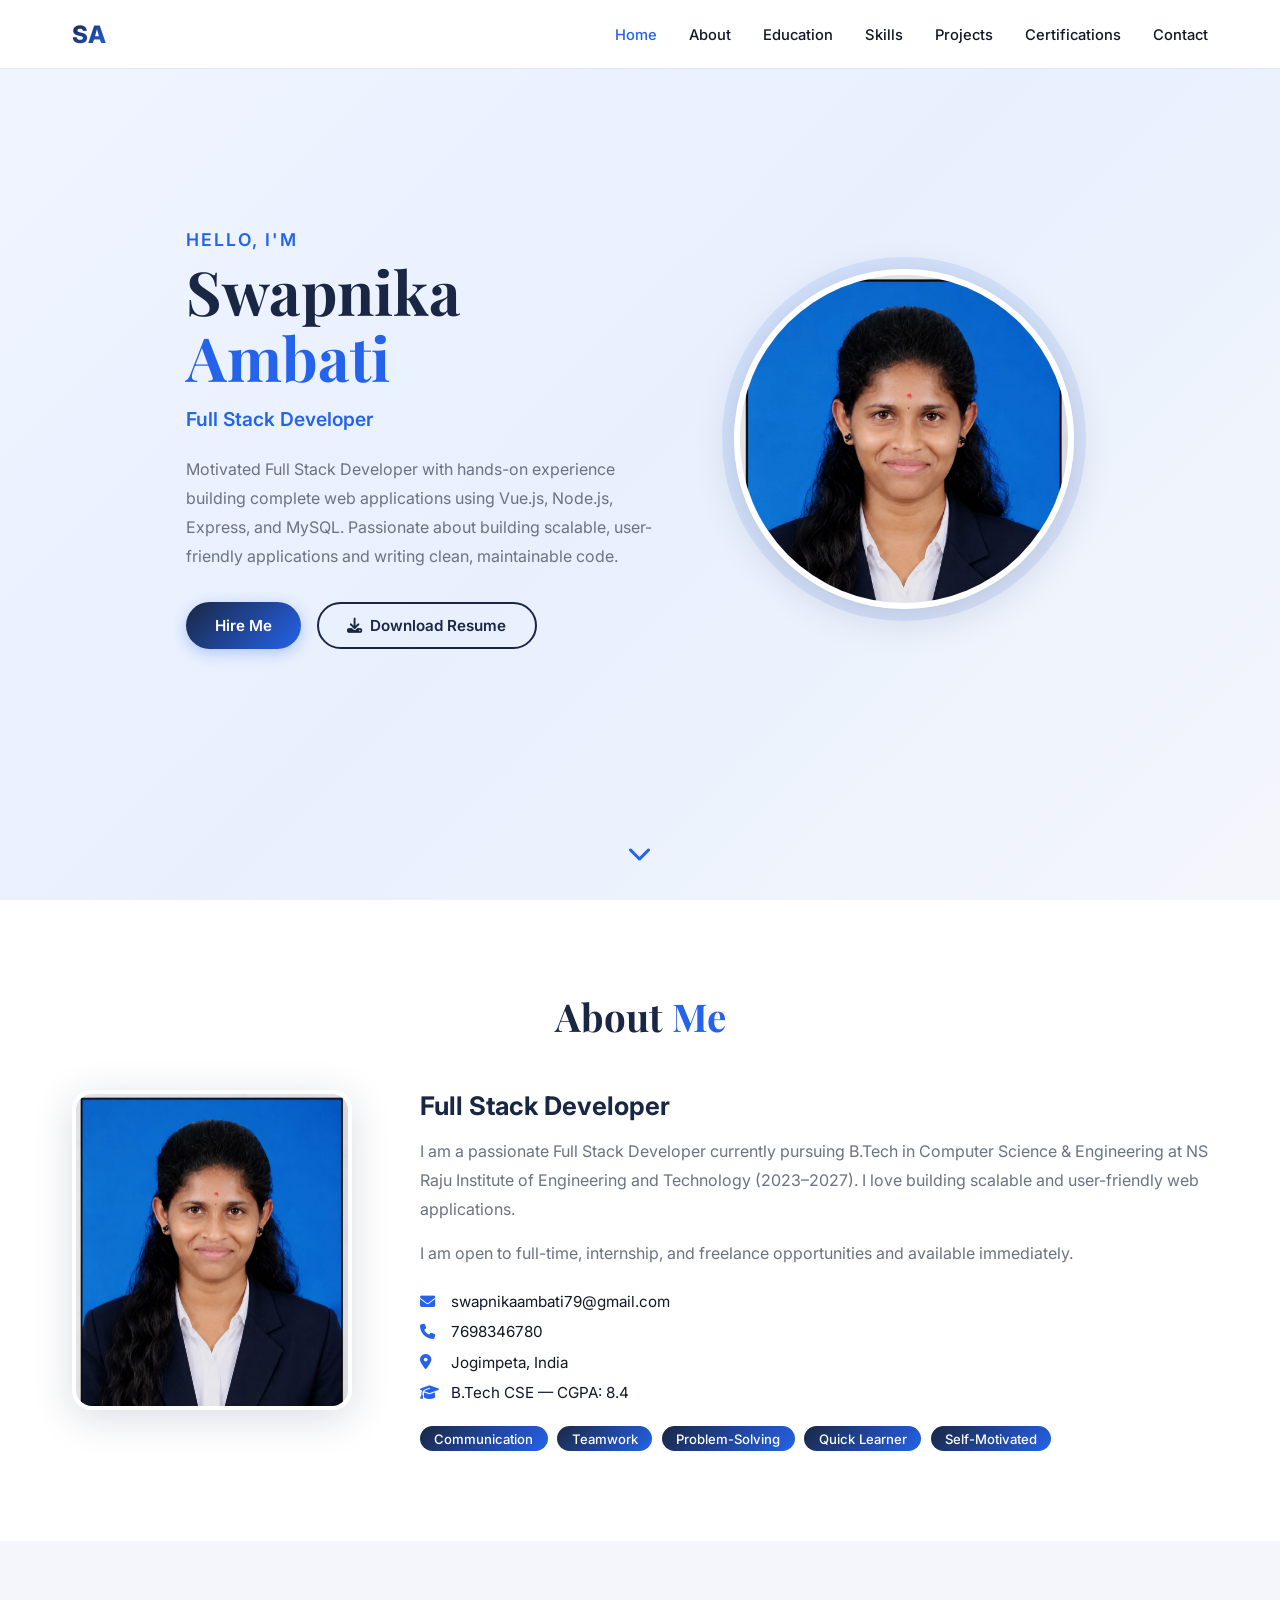
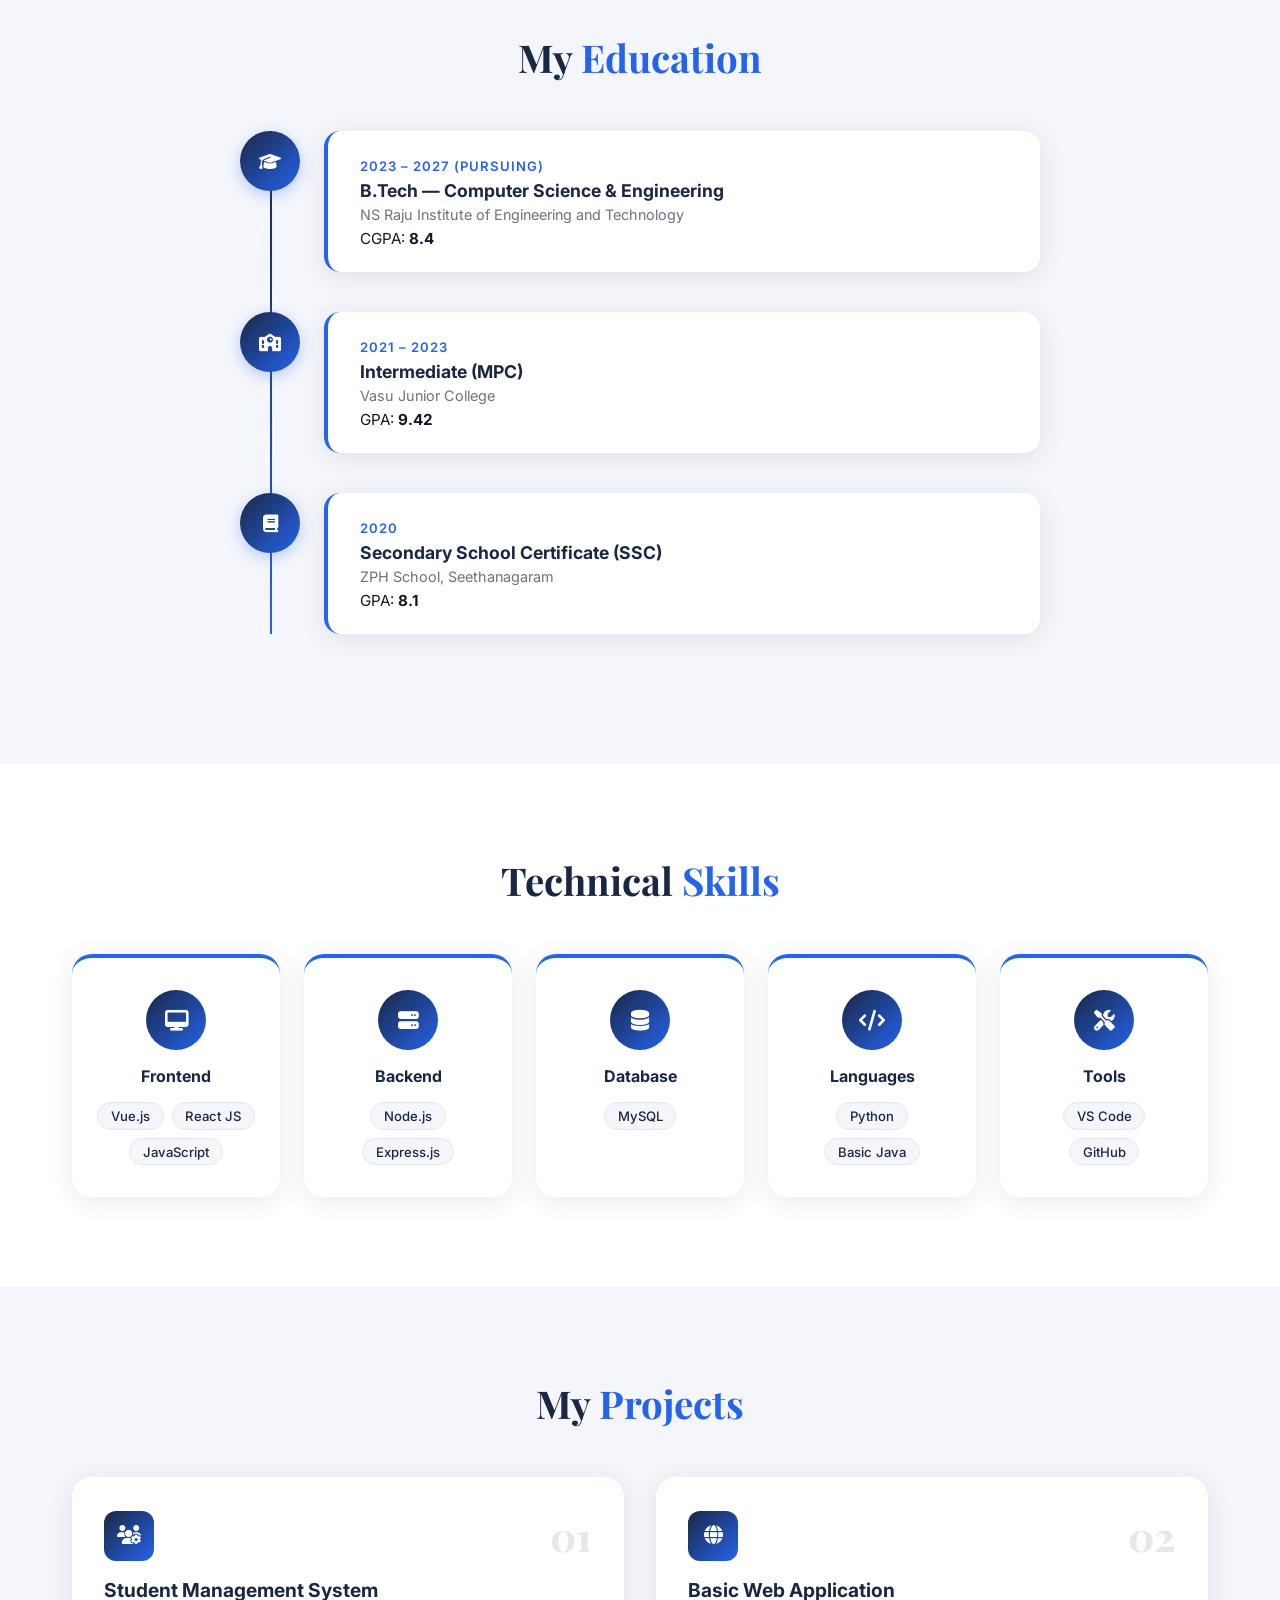
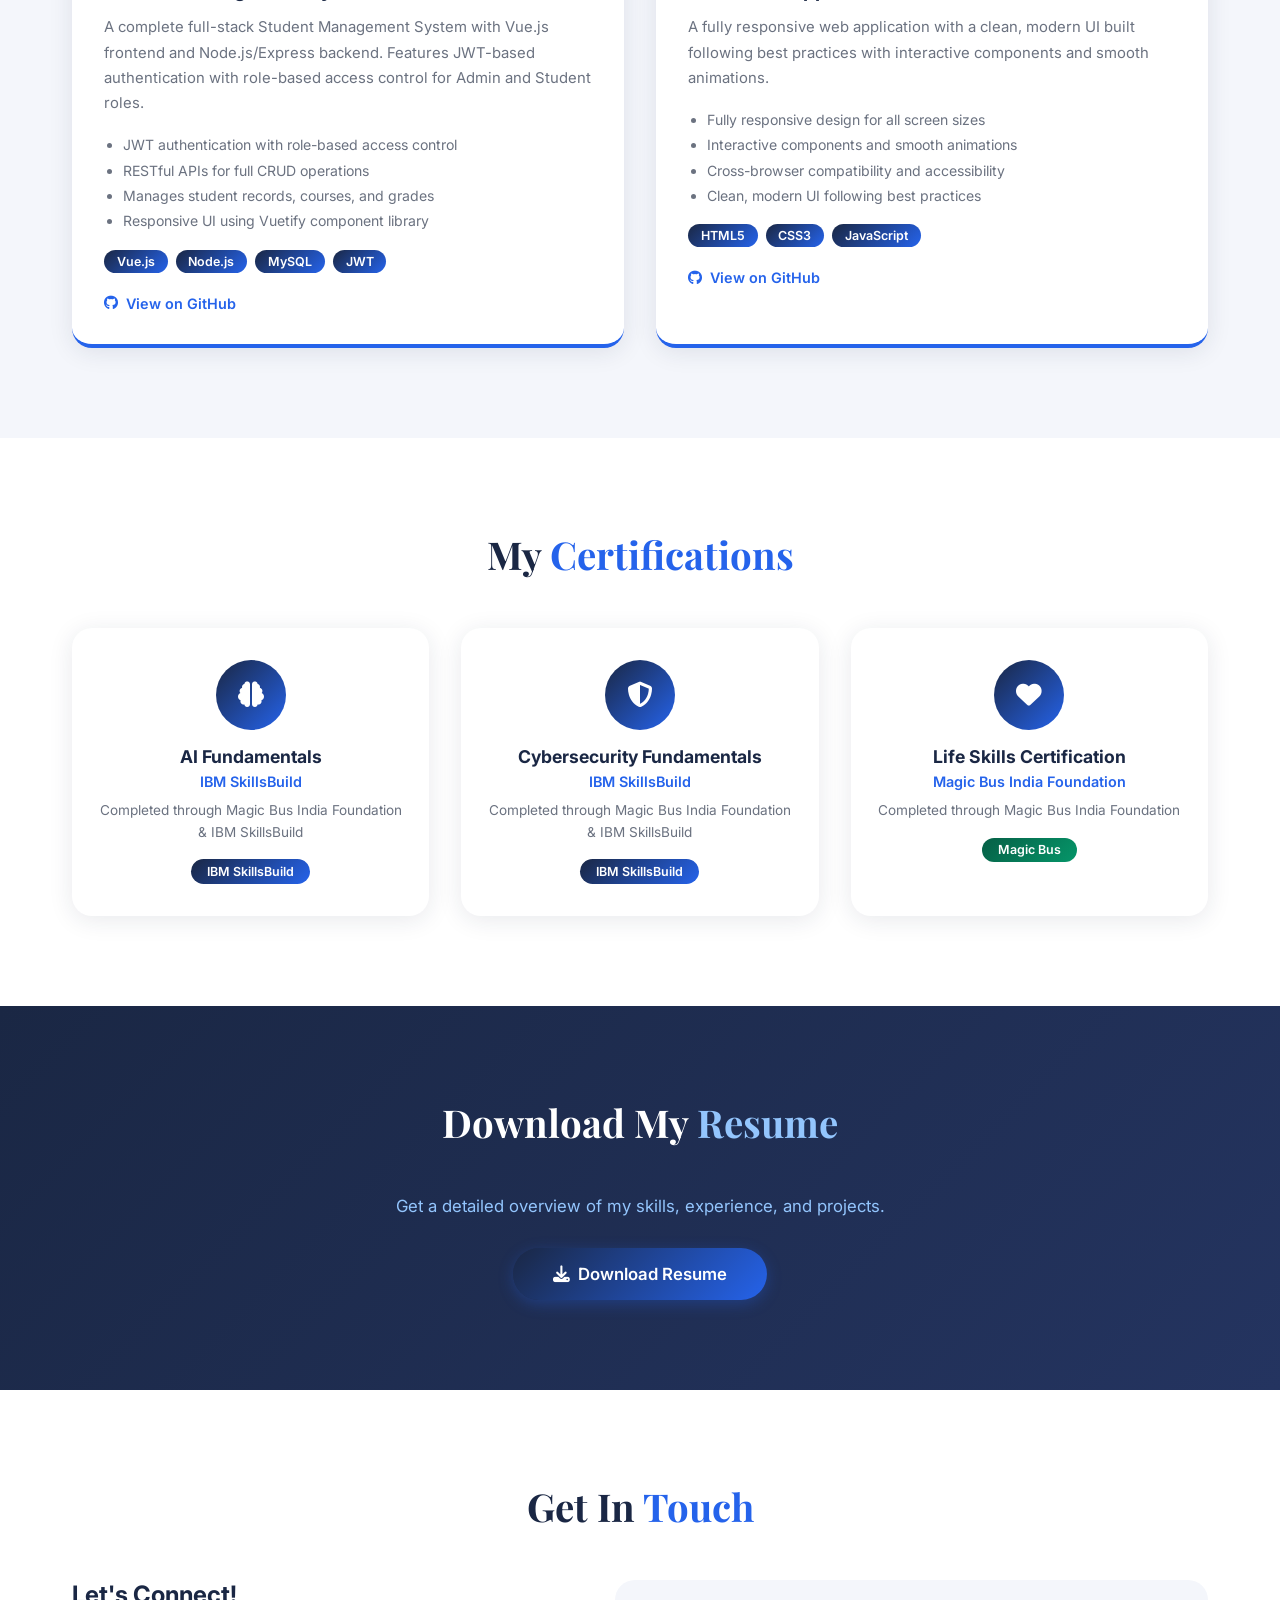
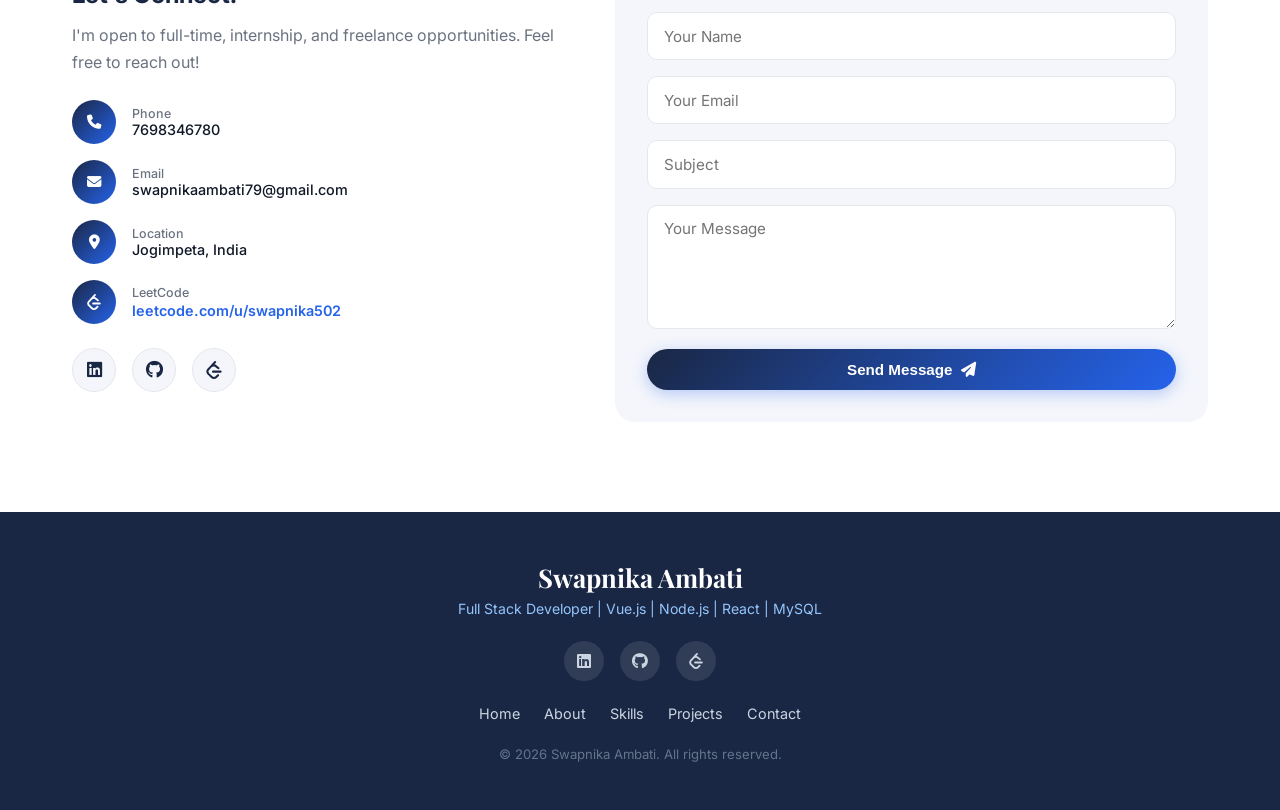
<file: index.html>
<!DOCTYPE html>
<html lang="en">
<head>
    <meta charset="UTF-8">
    <meta name="viewport" content="width=device-width, initial-scale=1.0">
    <title>Swapnika Ambati | Full Stack Developer</title>
    <style>/* ===== RESET & BASE ===== */
* { margin: 0; padding: 0; box-sizing: border-box; }

:root {
    --navy: #1a2744;
    --navy-light: #243460;
    --blue: #2563eb;
    --blue-light: #3b82f6;
    --white: #ffffff;
    --gray-bg: #f4f6fb;
    --gray-text: #6b7280;
    --dark: #111827;
    --border: #e5e7eb;
    --shadow: 0 4px 24px rgba(26,39,68,0.10);
    --shadow-lg: 0 8px 40px rgba(26,39,68,0.16);
}

html { scroll-behavior: smooth; }

body {
    font-family: 'Inter', sans-serif;
    color: var(--dark);
    background: var(--white);
    overflow-x: hidden;
}

a { text-decoration: none; color: inherit; }

/* ===== NAVBAR ===== */
#navbar {
    position: fixed; top: 0; left: 0; right: 0;
    background: rgba(255,255,255,0.97);
    backdrop-filter: blur(10px);
    z-index: 1000;
    border-bottom: 1px solid var(--border);
    transition: box-shadow 0.3s;
}
#navbar.scrolled { box-shadow: var(--shadow); }

.nav-container {
    max-width: 1200px; margin: 0 auto;
    padding: 0 2rem;
    display: flex; align-items: center; justify-content: space-between;
    height: 68px;
}

.nav-logo {
    font-size: 1.5rem; font-weight: 800;
    color: var(--navy);
    background: linear-gradient(135deg, var(--navy), var(--blue));
    -webkit-background-clip: text; -webkit-text-fill-color: transparent;
    letter-spacing: 1px;
}

.nav-links { display: flex; list-style: none; gap: 2rem; }
.nav-links a {
    font-size: 0.92rem; font-weight: 500; color: var(--dark);
    position: relative; padding-bottom: 4px; transition: color 0.2s;
}
.nav-links a::after {
    content: ''; position: absolute; bottom: 0; left: 0;
    width: 0; height: 2px; background: var(--blue);
    transition: width 0.3s;
}
.nav-links a:hover { color: var(--blue); }
.nav-links a:hover::after { width: 100%; }

.hamburger { display: none; flex-direction: column; gap: 5px; cursor: pointer; }
.hamburger span { width: 24px; height: 2px; background: var(--navy); border-radius: 2px; transition: 0.3s; }

/* ===== BUTTONS ===== */
.btn-primary {
    display: inline-flex; align-items: center; gap: 8px;
    background: linear-gradient(135deg, var(--navy), var(--blue));
    color: white; padding: 0.75rem 1.8rem;
    border-radius: 50px; font-weight: 600; font-size: 0.95rem;
    transition: transform 0.2s, box-shadow 0.2s;
    box-shadow: 0 4px 15px rgba(37,99,235,0.3);
    border: none; cursor: pointer;
}
.btn-primary:hover { transform: translateY(-2px); box-shadow: 0 8px 25px rgba(37,99,235,0.4); }

.btn-outline {
    display: inline-flex; align-items: center; gap: 8px;
    border: 2px solid var(--navy); color: var(--navy);
    padding: 0.75rem 1.8rem; border-radius: 50px;
    font-weight: 600; font-size: 0.95rem;
    transition: all 0.2s;
}
.btn-outline:hover { background: var(--navy); color: white; transform: translateY(-2px); }

.btn-large { padding: 1rem 2.5rem; font-size: 1.05rem; }
.full-width { width: 100%; justify-content: center; }

/* ===== SECTIONS ===== */
section { padding: 90px 0; }
.section-container { max-width: 1200px; margin: 0 auto; padding: 0 2rem; }
.section-gray { background: var(--gray-bg); }
.section-navy { background: linear-gradient(135deg, var(--navy), var(--navy-light)); }
.text-center { text-align: center; }

.section-title {
    font-family: 'Playfair Display', serif;
    font-size: 2.4rem; font-weight: 700;
    color: var(--navy); margin-bottom: 3rem;
    text-align: center;
}
.section-title span { color: var(--blue); }
.section-title.white { color: white; }
.section-title.white span { color: #93c5fd; }

/* ===== HOME ===== */
#home {
    min-height: 100vh;
    background: linear-gradient(135deg, #f0f4ff 0%, #e8f0fe 50%, #f4f6fb 100%);
    display: flex; align-items: center; justify-content: center;
    padding-top: 68px; position: relative;
}

.home-container {
    max-width: 1200px; margin: 0 auto; padding: 0 2rem;
    display: flex; align-items: center; justify-content: space-between;
    gap: 3rem;
}

.home-text { flex: 1; }
.greeting { font-size: 1.1rem; color: var(--blue); font-weight: 600; letter-spacing: 2px; text-transform: uppercase; margin-bottom: 0.5rem; }

.name {
    font-family: 'Playfair Display', serif;
    font-size: 3.8rem; font-weight: 700; line-height: 1.1;
    color: var(--navy); margin-bottom: 1rem;
}
.name span { color: var(--blue); }

.tagline { font-size: 1.2rem; color: var(--gray-text); font-weight: 500; margin-bottom: 1.2rem; min-height: 1.8rem; }
.typed { color: var(--blue); font-weight: 600; }

.intro { font-size: 1rem; color: var(--gray-text); line-height: 1.8; margin-bottom: 2rem; max-width: 520px; }

.home-btns { display: flex; gap: 1rem; flex-wrap: wrap; }

.home-image { flex: 0 0 380px; display: flex; justify-content: center; }
.image-wrapper {
    width: 340px; height: 340px;
    border-radius: 50%;
    border: 6px solid white;
    box-shadow: var(--shadow-lg), 0 0 0 12px rgba(37,99,235,0.1);
    overflow: hidden;
    position: relative;
}
.image-wrapper img { width: 100%; height: 100%; object-fit: cover; object-position: top; }

.scroll-down {
    position: absolute; bottom: 2rem; left: 50%; transform: translateX(-50%);
    animation: bounce 2s infinite;
}
.scroll-down a { color: var(--blue); font-size: 1.5rem; }

@keyframes bounce {
    0%, 100% { transform: translateX(-50%) translateY(0); }
    50% { transform: translateX(-50%) translateY(8px); }
}

/* ===== ABOUT ===== */
.about-grid {
    display: grid; grid-template-columns: 300px 1fr; gap: 3rem; align-items: start;
}

.about-image {
    width: 280px; height: 320px;
    border-radius: 20px; overflow: hidden;
    box-shadow: var(--shadow-lg);
    border: 4px solid white;
}
.about-image img { width: 100%; height: 100%; object-fit: cover; object-position: top; }

.about-content h3 { font-size: 1.6rem; color: var(--navy); margin-bottom: 1rem; font-weight: 700; }
.about-text { color: var(--gray-text); line-height: 1.8; margin-bottom: 1rem; }

.about-info { margin: 1.5rem 0; display: flex; flex-direction: column; gap: 0.7rem; }
.info-item { display: flex; align-items: center; gap: 0.8rem; color: var(--dark); font-size: 0.95rem; }
.info-item i { color: var(--blue); width: 18px; }

.soft-skills { display: flex; flex-wrap: wrap; gap: 0.6rem; margin-top: 1rem; }
.soft-skills span {
    background: linear-gradient(135deg, var(--navy), var(--blue));
    color: white; padding: 0.3rem 0.9rem;
    border-radius: 50px; font-size: 0.82rem; font-weight: 500;
}

/* ===== EDUCATION TIMELINE ===== */
.timeline { position: relative; max-width: 800px; margin: 0 auto; }
.timeline::before {
    content: ''; position: absolute; left: 30px; top: 0; bottom: 0;
    width: 2px; background: linear-gradient(to bottom, var(--navy), var(--blue));
}

.timeline-item {
    display: flex; gap: 1.5rem; margin-bottom: 2.5rem;
    position: relative;
}

.timeline-icon {
    width: 60px; height: 60px; flex-shrink: 0;
    background: linear-gradient(135deg, var(--navy), var(--blue));
    border-radius: 50%; display: flex; align-items: center; justify-content: center;
    color: white; font-size: 1.1rem; z-index: 1;
    box-shadow: 0 4px 15px rgba(37,99,235,0.3);
}

.timeline-content {
    background: white; padding: 1.5rem 2rem;
    border-radius: 16px; box-shadow: var(--shadow);
    flex: 1; border-left: 4px solid var(--blue);
}

.timeline-year {
    font-size: 0.82rem; font-weight: 600; color: var(--blue);
    text-transform: uppercase; letter-spacing: 1px;
}
.timeline-content h3 { font-size: 1.1rem; color: var(--navy); margin: 0.3rem 0; font-weight: 700; }
.timeline-content .institute { color: var(--gray-text); font-size: 0.9rem; }
.timeline-content .score { color: var(--dark); font-size: 0.95rem; margin-top: 0.4rem; }

/* ===== SKILLS ===== */
.skills-grid {
    display: grid; grid-template-columns: repeat(auto-fit, minmax(200px, 1fr)); gap: 1.5rem;
}

.skill-card {
    background: white; padding: 2rem 1.5rem;
    border-radius: 20px; box-shadow: var(--shadow);
    text-align: center; transition: transform 0.3s, box-shadow 0.3s;
    border-top: 4px solid var(--blue);
}
.skill-card:hover { transform: translateY(-6px); box-shadow: var(--shadow-lg); }

.skill-icon {
    width: 60px; height: 60px; margin: 0 auto 1rem;
    background: linear-gradient(135deg, var(--navy), var(--blue));
    border-radius: 50%; display: flex; align-items: center; justify-content: center;
    color: white; font-size: 1.3rem;
}

.skill-card h3 { font-size: 1rem; color: var(--navy); margin-bottom: 1rem; font-weight: 700; }

.skill-tags { display: flex; flex-wrap: wrap; gap: 0.5rem; justify-content: center; }
.skill-tags span {
    background: var(--gray-bg); color: var(--navy);
    padding: 0.3rem 0.8rem; border-radius: 50px;
    font-size: 0.82rem; font-weight: 500;
    border: 1px solid var(--border);
}

/* ===== PROJECTS ===== */
.projects-grid { display: grid; grid-template-columns: repeat(auto-fit, minmax(340px, 1fr)); gap: 2rem; }

.project-card {
    background: white; padding: 2rem;
    border-radius: 20px; box-shadow: var(--shadow);
    transition: transform 0.3s, box-shadow 0.3s;
    border-bottom: 4px solid var(--blue);
}
.project-card:hover { transform: translateY(-6px); box-shadow: var(--shadow-lg); }

.project-header { display: flex; justify-content: space-between; align-items: center; margin-bottom: 1rem; }

.project-icon {
    width: 50px; height: 50px;
    background: linear-gradient(135deg, var(--navy), var(--blue));
    border-radius: 12px; display: flex; align-items: center; justify-content: center;
    color: white; font-size: 1.2rem;
}

.project-num { font-size: 2.5rem; font-weight: 800; color: var(--border); font-family: 'Playfair Display', serif; }

.project-card h3 { font-size: 1.2rem; color: var(--navy); margin-bottom: 0.8rem; font-weight: 700; }
.project-card p { color: var(--gray-text); font-size: 0.93rem; line-height: 1.7; margin-bottom: 1rem; }

.project-features { padding-left: 1.2rem; margin-bottom: 1rem; }
.project-features li { color: var(--gray-text); font-size: 0.88rem; line-height: 1.8; }

.project-tech { display: flex; flex-wrap: wrap; gap: 0.5rem; margin-bottom: 1.2rem; }
.project-tech span {
    background: linear-gradient(135deg, var(--navy), var(--blue));
    color: white; padding: 0.25rem 0.8rem;
    border-radius: 50px; font-size: 0.78rem; font-weight: 600;
}

.project-link {
    display: inline-flex; align-items: center; gap: 0.5rem;
    color: var(--blue); font-weight: 600; font-size: 0.9rem;
    transition: gap 0.2s;
}
.project-link:hover { gap: 0.8rem; }

/* ===== CERTIFICATIONS ===== */
.cert-grid { display: grid; grid-template-columns: repeat(auto-fit, minmax(280px, 1fr)); gap: 2rem; }

.cert-card {
    background: white; padding: 2rem 1.5rem;
    border-radius: 20px; box-shadow: var(--shadow);
    text-align: center; transition: transform 0.3s, box-shadow 0.3s;
}
.cert-card:hover { transform: translateY(-6px); box-shadow: var(--shadow-lg); }

.cert-icon {
    width: 70px; height: 70px; margin: 0 auto 1rem;
    background: linear-gradient(135deg, var(--navy), var(--blue));
    border-radius: 50%; display: flex; align-items: center; justify-content: center;
    color: white; font-size: 1.6rem;
}

.cert-card h3 { font-size: 1.1rem; color: var(--navy); margin-bottom: 0.4rem; font-weight: 700; }
.cert-org { color: var(--blue); font-weight: 600; font-size: 0.9rem; margin-bottom: 0.6rem; }
.cert-desc { color: var(--gray-text); font-size: 0.85rem; line-height: 1.6; margin-bottom: 1rem; }

.cert-badge {
    display: inline-block;
    background: linear-gradient(135deg, var(--navy), var(--blue));
    color: white; padding: 0.3rem 1rem;
    border-radius: 50px; font-size: 0.78rem; font-weight: 600;
}
.cert-badge-green { background: linear-gradient(135deg, #065f46, #059669); }

/* ===== RESUME SECTION ===== */
.resume-text { color: #93c5fd; font-size: 1.05rem; margin-bottom: 2rem; }

/* ===== CONTACT ===== */
.contact-grid { display: grid; grid-template-columns: 1fr 1.2fr; gap: 3rem; }

.contact-info h3 { font-size: 1.5rem; color: var(--navy); margin-bottom: 0.8rem; font-weight: 700; }
.contact-info > p { color: var(--gray-text); line-height: 1.7; margin-bottom: 1.5rem; }

.contact-items { display: flex; flex-direction: column; gap: 1rem; margin-bottom: 1.5rem; }
.contact-item { display: flex; align-items: center; gap: 1rem; }

.contact-icon {
    width: 44px; height: 44px; flex-shrink: 0;
    background: linear-gradient(135deg, var(--navy), var(--blue));
    border-radius: 50%; display: flex; align-items: center; justify-content: center;
    color: white; font-size: 0.9rem;
}

.contact-label { font-size: 0.78rem; color: var(--gray-text); font-weight: 500; }
.contact-item p:last-child { font-size: 0.9rem; color: var(--dark); font-weight: 500; }

.social-links { display: flex; gap: 1rem; }
.social-links a {
    width: 44px; height: 44px;
    background: var(--gray-bg); border: 1px solid var(--border);
    border-radius: 50%; display: flex; align-items: center; justify-content: center;
    color: var(--navy); font-size: 1.1rem;
    transition: all 0.2s;
}
.social-links a:hover { background: linear-gradient(135deg, var(--navy), var(--blue)); color: white; border-color: transparent; transform: translateY(-2px); }

/* ===== CONTACT FORM ===== */
.contact-form { background: var(--gray-bg); padding: 2rem; border-radius: 20px; }
.form-group { margin-bottom: 1rem; }
.form-group input,
.form-group textarea {
    width: 100%; padding: 0.85rem 1rem;
    border: 1.5px solid var(--border); border-radius: 10px;
    font-family: 'Inter', sans-serif; font-size: 0.95rem;
    color: var(--dark); background: white;
    transition: border-color 0.2s, box-shadow 0.2s;
    outline: none;
}
.form-group input:focus,
.form-group textarea:focus { border-color: var(--blue); box-shadow: 0 0 0 3px rgba(37,99,235,0.1); }
.form-group textarea { resize: vertical; }

/* ===== FOOTER ===== */
footer { background: var(--navy); color: white; padding: 3rem 2rem; text-align: center; }
.footer-name { font-family: 'Playfair Display', serif; font-size: 1.6rem; font-weight: 700; margin-bottom: 0.4rem; }
.footer-tagline { color: #93c5fd; font-size: 0.88rem; margin-bottom: 1.5rem; }
.footer-links { display: flex; justify-content: center; gap: 1.5rem; flex-wrap: wrap; margin-bottom: 1.5rem; }
.footer-links a { color: #cbd5e1; font-size: 0.9rem; transition: color 0.2s; }
.footer-links a:hover { color: white; }
.footer-social { display: flex; justify-content: center; gap: 1rem; margin-bottom: 1.5rem; }
.footer-social a {
    width: 40px; height: 40px;
    background: rgba(255,255,255,0.1); border-radius: 50%;
    display: flex; align-items: center; justify-content: center;
    color: #cbd5e1; font-size: 1rem; transition: all 0.2s;
}
.footer-social a:hover { background: var(--blue); color: white; transform: translateY(-2px); }
.footer-copy { color: #64748b; font-size: 0.82rem; }

/* ===== ANIMATIONS ===== */
[data-aos] { opacity: 0; transform: translateY(30px); transition: opacity 0.7s, transform 0.7s; }
[data-aos].aos-animate { opacity: 1; transform: translateY(0); }
[data-aos="fade-right"] { transform: translateX(-30px); }
[data-aos="fade-right"].aos-animate { transform: translateX(0); }
[data-aos="fade-left"] { transform: translateX(30px); }
[data-aos="fade-left"].aos-animate { transform: translateX(0); }

/* ===== RESPONSIVE ===== */
@media (max-width: 900px) {
    .home-container { flex-direction: column-reverse; text-align: center; }
    .home-image { flex: none; }
    .image-wrapper { width: 260px; height: 260px; }
    .intro { margin: 0 auto 2rem; }
    .home-btns { justify-content: center; }
    .name { font-size: 2.8rem; }
    .about-grid { grid-template-columns: 1fr; }
    .about-image { width: 220px; height: 260px; margin: 0 auto; }
    .contact-grid { grid-template-columns: 1fr; }
}

@media (max-width: 600px) {
    .nav-links { display: none; flex-direction: column; position: absolute; top: 68px; left: 0; right: 0; background: white; padding: 1rem 2rem; box-shadow: var(--shadow); gap: 1rem; }
    .nav-links.open { display: flex; }
    .hamburger { display: flex; }
    .section-title { font-size: 1.9rem; }
    .name { font-size: 2.2rem; }
    .timeline::before { left: 20px; }
    .timeline-icon { width: 44px; height: 44px; font-size: 0.9rem; }
    .projects-grid { grid-template-columns: 1fr; }
}
</style>
    <link href="https://fonts.googleapis.com/css2?family=Inter:wght@300;400;500;600;700;800&family=Playfair+Display:wght@700&display=swap" rel="stylesheet">
    <link rel="stylesheet" href="https://cdnjs.cloudflare.com/ajax/libs/font-awesome/6.4.0/css/all.min.css">
</head>
<body>

    <!-- NAV -->
    <nav id="navbar">
        <div class="nav-container">
            <div class="nav-logo">SA</div>
            <ul class="nav-links" id="navLinks">
                <li><a href="#home">Home</a></li>
                <li><a href="#about">About</a></li>
                <li><a href="#education">Education</a></li>
                <li><a href="#skills">Skills</a></li>
                <li><a href="#projects">Projects</a></li>
                <li><a href="#certifications">Certifications</a></li>
                <li><a href="#contact">Contact</a></li>
            </ul>
            <div class="hamburger" id="hamburger">
                <span></span><span></span><span></span>
            </div>
        </div>
    </nav>

    <!-- HOME -->
    <section id="home">
        <div class="home-container">
            <div class="home-text" data-aos="fade-right">
                <p class="greeting">Hello, I'm</p>
                <h1 class="name">Swapnika<br><span>Ambati</span></h1>
                <p class="tagline"><span class="typed"></span></p>
                <p class="intro">Motivated Full Stack Developer with hands-on experience building complete web applications using Vue.js, Node.js, Express, and MySQL. Passionate about building scalable, user-friendly applications and writing clean, maintainable code.</p>
                <div class="home-btns">
                    <a href="#contact" class="btn-primary">Hire Me</a>
                    <a href="Swapnika_Resume.docx" download class="btn-outline">
                        <i class="fas fa-download"></i> Download Resume
                    </a>
                </div>
            </div>
            <div class="home-image" data-aos="fade-left">
                <div class="image-wrapper">
                    <img src="profile.jpg" alt="Swapnika Ambati">
                </div>
            </div>
        </div>
        <div class="scroll-down">
            <a href="#about"><i class="fas fa-chevron-down"></i></a>
        </div>
    </section>

    <!-- ABOUT -->
    <section id="about">
        <div class="section-container" data-aos="fade-up">
            <h2 class="section-title">About <span>Me</span></h2>
            <div class="about-grid">
                <div class="about-image">
                    <img src="profile.jpg" alt="Swapnika Ambati">
                </div>
                <div class="about-content">
                    <h3>Full Stack Developer</h3>
                    <p class="about-text">I am a passionate Full Stack Developer currently pursuing B.Tech in Computer Science & Engineering at NS Raju Institute of Engineering and Technology (2023–2027). I love building scalable and user-friendly web applications.</p>
                    <p class="about-text">I am open to full-time, internship, and freelance opportunities and available immediately.</p>
                    <div class="about-info">
                        <div class="info-item"><i class="fas fa-envelope"></i><span>swapnikaambati79@gmail.com</span></div>
                        <div class="info-item"><i class="fas fa-phone"></i><span>7698346780</span></div>
                        <div class="info-item"><i class="fas fa-map-marker-alt"></i><span>Jogimpeta, India</span></div>
                        <div class="info-item"><i class="fas fa-graduation-cap"></i><span>B.Tech CSE — CGPA: 8.4</span></div>
                    </div>
                    <div class="soft-skills">
                        <span>Communication</span>
                        <span>Teamwork</span>
                        <span>Problem-Solving</span>
                        <span>Quick Learner</span>
                        <span>Self-Motivated</span>
                    </div>
                </div>
            </div>
        </div>
    </section>

    <!-- EDUCATION -->
    <section id="education" class="section-gray">
        <div class="section-container" data-aos="fade-up">
            <h2 class="section-title">My <span>Education</span></h2>
            <div class="timeline">
                <div class="timeline-item" data-aos="fade-up" data-aos-delay="100">
                    <div class="timeline-icon"><i class="fas fa-graduation-cap"></i></div>
                    <div class="timeline-content">
                        <span class="timeline-year">2023 – 2027 (Pursuing)</span>
                        <h3>B.Tech — Computer Science & Engineering</h3>
                        <p class="institute">NS Raju Institute of Engineering and Technology</p>
                        <p class="score">CGPA: <strong>8.4</strong></p>
                    </div>
                </div>
                <div class="timeline-item" data-aos="fade-up" data-aos-delay="200">
                    <div class="timeline-icon"><i class="fas fa-school"></i></div>
                    <div class="timeline-content">
                        <span class="timeline-year">2021 – 2023</span>
                        <h3>Intermediate (MPC)</h3>
                        <p class="institute">Vasu Junior College</p>
                        <p class="score">GPA: <strong>9.42</strong></p>
                    </div>
                </div>
                <div class="timeline-item" data-aos="fade-up" data-aos-delay="300">
                    <div class="timeline-icon"><i class="fas fa-book"></i></div>
                    <div class="timeline-content">
                        <span class="timeline-year">2020</span>
                        <h3>Secondary School Certificate (SSC)</h3>
                        <p class="institute">ZPH School, Seethanagaram</p>
                        <p class="score">GPA: <strong>8.1</strong></p>
                    </div>
                </div>
            </div>
        </div>
    </section>

    <!-- SKILLS -->
    <section id="skills">
        <div class="section-container" data-aos="fade-up">
            <h2 class="section-title">Technical <span>Skills</span></h2>
            <div class="skills-grid">
                <div class="skill-card" data-aos="fade-up" data-aos-delay="100">
                    <div class="skill-icon"><i class="fas fa-desktop"></i></div>
                    <h3>Frontend</h3>
                    <div class="skill-tags">
                        <span>Vue.js</span><span>React JS</span><span>JavaScript</span>
                    </div>
                </div>
                <div class="skill-card" data-aos="fade-up" data-aos-delay="200">
                    <div class="skill-icon"><i class="fas fa-server"></i></div>
                    <h3>Backend</h3>
                    <div class="skill-tags">
                        <span>Node.js</span><span>Express.js</span>
                    </div>
                </div>
                <div class="skill-card" data-aos="fade-up" data-aos-delay="300">
                    <div class="skill-icon"><i class="fas fa-database"></i></div>
                    <h3>Database</h3>
                    <div class="skill-tags">
                        <span>MySQL</span>
                    </div>
                </div>
                <div class="skill-card" data-aos="fade-up" data-aos-delay="400">
                    <div class="skill-icon"><i class="fas fa-code"></i></div>
                    <h3>Languages</h3>
                    <div class="skill-tags">
                        <span>Python</span><span>Basic Java</span>
                    </div>
                </div>
                <div class="skill-card" data-aos="fade-up" data-aos-delay="500">
                    <div class="skill-icon"><i class="fas fa-tools"></i></div>
                    <h3>Tools</h3>
                    <div class="skill-tags">
                        <span>VS Code</span><span>GitHub</span>
                    </div>
                </div>
            </div>
        </div>
    </section>

    <!-- PROJECTS -->
    <section id="projects" class="section-gray">
        <div class="section-container" data-aos="fade-up">
            <h2 class="section-title">My <span>Projects</span></h2>
            <div class="projects-grid">
                <div class="project-card" data-aos="fade-up" data-aos-delay="100">
                    <div class="project-header">
                        <div class="project-icon"><i class="fas fa-users-cog"></i></div>
                        <div class="project-num">01</div>
                    </div>
                    <h3>Student Management System</h3>
                    <p>A complete full-stack Student Management System with Vue.js frontend and Node.js/Express backend. Features JWT-based authentication with role-based access control for Admin and Student roles.</p>
                    <ul class="project-features">
                        <li>JWT authentication with role-based access control</li>
                        <li>RESTful APIs for full CRUD operations</li>
                        <li>Manages student records, courses, and grades</li>
                        <li>Responsive UI using Vuetify component library</li>
                    </ul>
                    <div class="project-tech">
                        <span>Vue.js</span><span>Node.js</span><span>MySQL</span><span>JWT</span>
                    </div>
                    <a href="https://github.com/swapnika502/https-github.com-swapna-502-Student-management-system1" target="_blank" class="project-link">
                        <i class="fab fa-github"></i> View on GitHub
                    </a>
                </div>
                <div class="project-card" data-aos="fade-up" data-aos-delay="200">
                    <div class="project-header">
                        <div class="project-icon"><i class="fas fa-globe"></i></div>
                        <div class="project-num">02</div>
                    </div>
                    <h3>Basic Web Application</h3>
                    <p>A fully responsive web application with a clean, modern UI built following best practices with interactive components and smooth animations.</p>
                    <ul class="project-features">
                        <li>Fully responsive design for all screen sizes</li>
                        <li>Interactive components and smooth animations</li>
                        <li>Cross-browser compatibility and accessibility</li>
                        <li>Clean, modern UI following best practices</li>
                    </ul>
                    <div class="project-tech">
                        <span>HTML5</span><span>CSS3</span><span>JavaScript</span>
                    </div>
                    <a href="https://github.com/swapnika502/Student-management-system" target="_blank" class="project-link">
                        <i class="fab fa-github"></i> View on GitHub
                    </a>
                </div>
            </div>
        </div>
    </section>

    <!-- CERTIFICATIONS -->
    <section id="certifications">
        <div class="section-container" data-aos="fade-up">
            <h2 class="section-title">My <span>Certifications</span></h2>
            <div class="cert-grid">
                <div class="cert-card" data-aos="fade-up" data-aos-delay="100">
                    <div class="cert-icon"><i class="fas fa-brain"></i></div>
                    <h3>AI Fundamentals</h3>
                    <p class="cert-org">IBM SkillsBuild</p>
                    <p class="cert-desc">Completed through Magic Bus India Foundation & IBM SkillsBuild</p>
                    <div class="cert-badge">IBM SkillsBuild</div>
                </div>
                <div class="cert-card" data-aos="fade-up" data-aos-delay="200">
                    <div class="cert-icon"><i class="fas fa-shield-alt"></i></div>
                    <h3>Cybersecurity Fundamentals</h3>
                    <p class="cert-org">IBM SkillsBuild</p>
                    <p class="cert-desc">Completed through Magic Bus India Foundation & IBM SkillsBuild</p>
                    <div class="cert-badge">IBM SkillsBuild</div>
                </div>
                <div class="cert-card" data-aos="fade-up" data-aos-delay="300">
                    <div class="cert-icon"><i class="fas fa-heart"></i></div>
                    <h3>Life Skills Certification</h3>
                    <p class="cert-org">Magic Bus India Foundation</p>
                    <p class="cert-desc">Completed through Magic Bus India Foundation</p>
                    <div class="cert-badge cert-badge-green">Magic Bus</div>
                </div>
            </div>
        </div>
    </section>

    <!-- RESUME -->
    <section id="resume" class="section-navy">
        <div class="section-container text-center" data-aos="fade-up">
            <h2 class="section-title white">Download My <span>Resume</span></h2>
            <p class="resume-text">Get a detailed overview of my skills, experience, and projects.</p>
            <a href="Swapnika_Resume.docx" download class="btn-primary btn-large">
                <i class="fas fa-download"></i> Download Resume
            </a>
        </div>
    </section>

    <!-- CONTACT -->
    <section id="contact">
        <div class="section-container" data-aos="fade-up">
            <h2 class="section-title">Get In <span>Touch</span></h2>
            <div class="contact-grid">
                <div class="contact-info">
                    <h3>Let's Connect!</h3>
                    <p>I'm open to full-time, internship, and freelance opportunities. Feel free to reach out!</p>
                    <div class="contact-items">
                        <div class="contact-item">
                            <div class="contact-icon"><i class="fas fa-phone"></i></div>
                            <div><p class="contact-label">Phone</p><p>7698346780</p></div>
                        </div>
                        <div class="contact-item">
                            <div class="contact-icon"><i class="fas fa-envelope"></i></div>
                            <div><p class="contact-label">Email</p><p>swapnikaambati79@gmail.com</p></div>
                        </div>
                        <div class="contact-item">
                            <div class="contact-icon"><i class="fas fa-map-marker-alt"></i></div>
                            <div><p class="contact-label">Location</p><p>Jogimpeta, India</p></div>
                        </div>
                        <div class="contact-item">
                            <div class="contact-icon">
                                <svg viewBox="0 0 24 24" width="16" height="16" fill="white"><path d="M13.483 0a1.374 1.374 0 0 0-.961.438L7.116 6.226l-3.854 4.126a5.266 5.266 0 0 0-1.209 2.104 5.35 5.35 0 0 0-.125.513 5.527 5.527 0 0 0 .062 2.362 5.83 5.83 0 0 0 .349 1.017 5.938 5.938 0 0 0 1.271 1.818l4.277 4.193.039.038c2.248 2.165 5.852 2.133 8.063-.074l2.396-2.392c.54-.54.54-1.414.003-1.955a1.378 1.378 0 0 0-1.951-.003l-2.396 2.392a3.021 3.021 0 0 1-4.205.038l-.02-.019-4.276-4.193c-.652-.64-.972-1.469-.948-2.263a2.68 2.68 0 0 1 .066-.523 2.545 2.545 0 0 1 .619-1.164L9.13 8.114c1.058-1.134 3.204-1.27 4.43-.278l3.501 2.831c.593.48 1.461.387 1.94-.207a1.384 1.384 0 0 0-.207-1.943l-3.5-2.831c-.8-.647-1.766-1.045-2.774-1.202l2.015-2.158A1.384 1.384 0 0 0 13.483 0zm-2.866 12.815a1.38 1.38 0 0 0-1.38 1.382 1.38 1.38 0 0 0 1.38 1.382H20.79a1.38 1.38 0 0 0 1.38-1.382 1.38 1.38 0 0 0-1.38-1.382z"/></svg>
                            </div>
                            <div><p class="contact-label">LeetCode</p><a href="https://leetcode.com/u/swapnika502/" target="_blank" style="color:var(--blue);font-weight:600;font-size:0.9rem;">leetcode.com/u/swapnika502</a></div>
                        </div>
                    </div>
                    <div class="social-links">
                        <a href="https://linkedin.com/in/swapnika-ambati" target="_blank" title="LinkedIn"><i class="fab fa-linkedin"></i></a>
                        <a href="https://github.com/swapnika502" target="_blank" title="GitHub"><i class="fab fa-github"></i></a>
                        <a href="https://leetcode.com/u/swapnika502/" target="_blank" title="LeetCode" class="leetcode-link">
                            <svg viewBox="0 0 24 24" width="18" height="18" fill="currentColor"><path d="M13.483 0a1.374 1.374 0 0 0-.961.438L7.116 6.226l-3.854 4.126a5.266 5.266 0 0 0-1.209 2.104 5.35 5.35 0 0 0-.125.513 5.527 5.527 0 0 0 .062 2.362 5.83 5.83 0 0 0 .349 1.017 5.938 5.938 0 0 0 1.271 1.818l4.277 4.193.039.038c2.248 2.165 5.852 2.133 8.063-.074l2.396-2.392c.54-.54.54-1.414.003-1.955a1.378 1.378 0 0 0-1.951-.003l-2.396 2.392a3.021 3.021 0 0 1-4.205.038l-.02-.019-4.276-4.193c-.652-.64-.972-1.469-.948-2.263a2.68 2.68 0 0 1 .066-.523 2.545 2.545 0 0 1 .619-1.164L9.13 8.114c1.058-1.134 3.204-1.27 4.43-.278l3.501 2.831c.593.48 1.461.387 1.94-.207a1.384 1.384 0 0 0-.207-1.943l-3.5-2.831c-.8-.647-1.766-1.045-2.774-1.202l2.015-2.158A1.384 1.384 0 0 0 13.483 0zm-2.866 12.815a1.38 1.38 0 0 0-1.38 1.382 1.38 1.38 0 0 0 1.38 1.382H20.79a1.38 1.38 0 0 0 1.38-1.382 1.38 1.38 0 0 0-1.38-1.382z"/></svg>
                        </a>
                    </div>
                </div>
                <div class="contact-form">
                    <form id="contactForm">
                        <div class="form-group">
                            <input type="text" placeholder="Your Name" required>
                        </div>
                        <div class="form-group">
                            <input type="email" placeholder="Your Email" required>
                        </div>
                        <div class="form-group">
                            <input type="text" placeholder="Subject">
                        </div>
                        <div class="form-group">
                            <textarea rows="5" placeholder="Your Message" required></textarea>
                        </div>
                        <button type="submit" class="btn-primary full-width">Send Message <i class="fas fa-paper-plane"></i></button>
                    </form>
                </div>
            </div>
        </div>
    </section>

    <!-- FOOTER -->
    <footer>
        <div class="footer-container">
            <p class="footer-name">Swapnika Ambati</p>
            <p class="footer-tagline">Full Stack Developer | Vue.js | Node.js | React | MySQL</p>
            <div class="footer-social">
                <a href="https://linkedin.com/in/swapnika-ambati" target="_blank"><i class="fab fa-linkedin"></i></a>
                <a href="https://github.com/swapnika502" target="_blank"><i class="fab fa-github"></i></a>
                <a href="https://leetcode.com/u/swapnika502/" target="_blank">
                    <svg viewBox="0 0 24 24" width="16" height="16" fill="currentColor"><path d="M13.483 0a1.374 1.374 0 0 0-.961.438L7.116 6.226l-3.854 4.126a5.266 5.266 0 0 0-1.209 2.104 5.35 5.35 0 0 0-.125.513 5.527 5.527 0 0 0 .062 2.362 5.83 5.83 0 0 0 .349 1.017 5.938 5.938 0 0 0 1.271 1.818l4.277 4.193.039.038c2.248 2.165 5.852 2.133 8.063-.074l2.396-2.392c.54-.54.54-1.414.003-1.955a1.378 1.378 0 0 0-1.951-.003l-2.396 2.392a3.021 3.021 0 0 1-4.205.038l-.02-.019-4.276-4.193c-.652-.64-.972-1.469-.948-2.263a2.68 2.68 0 0 1 .066-.523 2.545 2.545 0 0 1 .619-1.164L9.13 8.114c1.058-1.134 3.204-1.27 4.43-.278l3.501 2.831c.593.48 1.461.387 1.94-.207a1.384 1.384 0 0 0-.207-1.943l-3.5-2.831c-.8-.647-1.766-1.045-2.774-1.202l2.015-2.158A1.384 1.384 0 0 0 13.483 0zm-2.866 12.815a1.38 1.38 0 0 0-1.38 1.382 1.38 1.38 0 0 0 1.38 1.382H20.79a1.38 1.38 0 0 0 1.38-1.382 1.38 1.38 0 0 0-1.38-1.382z"/></svg>
                </a>
            </div>
            <div class="footer-links">
                <a href="#home">Home</a>
                <a href="#about">About</a>
                <a href="#skills">Skills</a>
                <a href="#projects">Projects</a>
                <a href="#contact">Contact</a>
            </div>
            <p class="footer-copy">© 2026 Swapnika Ambati. All rights reserved.</p>
        </div>
    </footer>

    <script>// ===== NAVBAR SCROLL =====
const navbar = document.getElementById('navbar');
window.addEventListener('scroll', () => {
    if (window.scrollY > 50) navbar.classList.add('scrolled');
    else navbar.classList.remove('scrolled');
});

// ===== HAMBURGER MENU =====
const hamburger = document.getElementById('hamburger');
const navLinks = document.getElementById('navLinks');
hamburger.addEventListener('click', () => navLinks.classList.toggle('open'));
navLinks.querySelectorAll('a').forEach(a => a.addEventListener('click', () => navLinks.classList.remove('open')));

// ===== TYPED TEXT EFFECT =====
const texts = ['Full Stack Developer', 'Vue.js Developer', 'Node.js Developer', 'React Developer'];
let textIndex = 0, charIndex = 0, isDeleting = false;
const typedEl = document.querySelector('.typed');

function type() {
    const current = texts[textIndex];
    if (isDeleting) {
        typedEl.textContent = current.substring(0, charIndex--);
        if (charIndex < 0) { isDeleting = false; textIndex = (textIndex + 1) % texts.length; setTimeout(type, 400); return; }
    } else {
        typedEl.textContent = current.substring(0, charIndex++);
        if (charIndex > current.length) { isDeleting = true; setTimeout(type, 1500); return; }
    }
    setTimeout(type, isDeleting ? 60 : 100);
}
type();

// ===== AOS SCROLL ANIMATIONS =====
function initAOS() {
    const elements = document.querySelectorAll('[data-aos]');
    const observer = new IntersectionObserver((entries) => {
        entries.forEach(entry => {
            if (entry.isIntersecting) {
                const delay = entry.target.getAttribute('data-aos-delay') || 0;
                setTimeout(() => entry.target.classList.add('aos-animate'), parseInt(delay));
            }
        });
    }, { threshold: 0.1 });
    elements.forEach(el => observer.observe(el));
}
initAOS();

// ===== ACTIVE NAV LINK =====
const sections = document.querySelectorAll('section');
const navItems = document.querySelectorAll('.nav-links a');
window.addEventListener('scroll', () => {
    let current = '';
    sections.forEach(sec => {
        if (window.scrollY >= sec.offsetTop - 100) current = sec.getAttribute('id');
    });
    navItems.forEach(a => {
        a.style.color = a.getAttribute('href') === '#' + current ? 'var(--blue)' : '';
    });
});

// ===== CONTACT FORM =====
document.getElementById('contactForm').addEventListener('submit', function(e) {
    e.preventDefault();
    const btn = this.querySelector('button[type="submit"]');
    btn.textContent = '✅ Message Sent!';
    btn.style.background = 'linear-gradient(135deg, #065f46, #059669)';
    setTimeout(() => {
        btn.innerHTML = 'Send Message <i class="fas fa-paper-plane"></i>';
        btn.style.background = '';
        this.reset();
    }, 3000);
});
</script>
</body>
</html>
</file>
